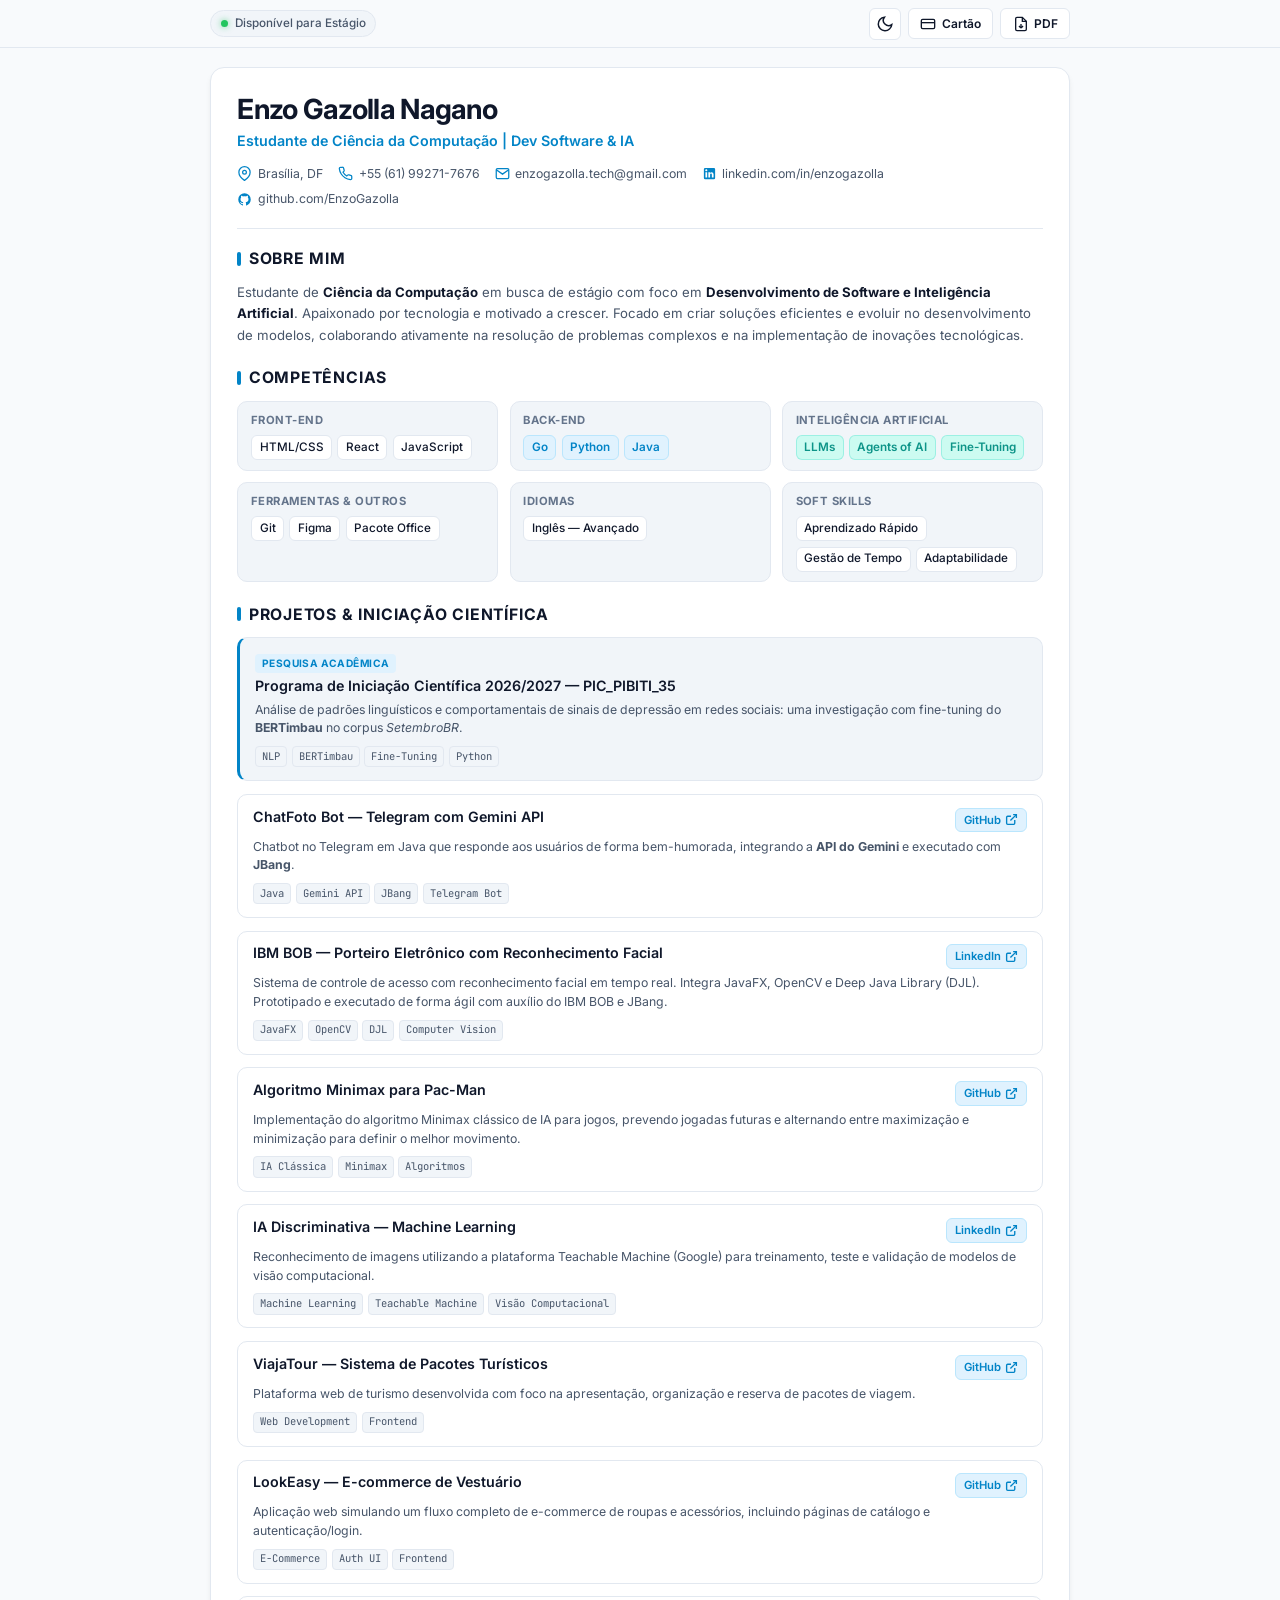
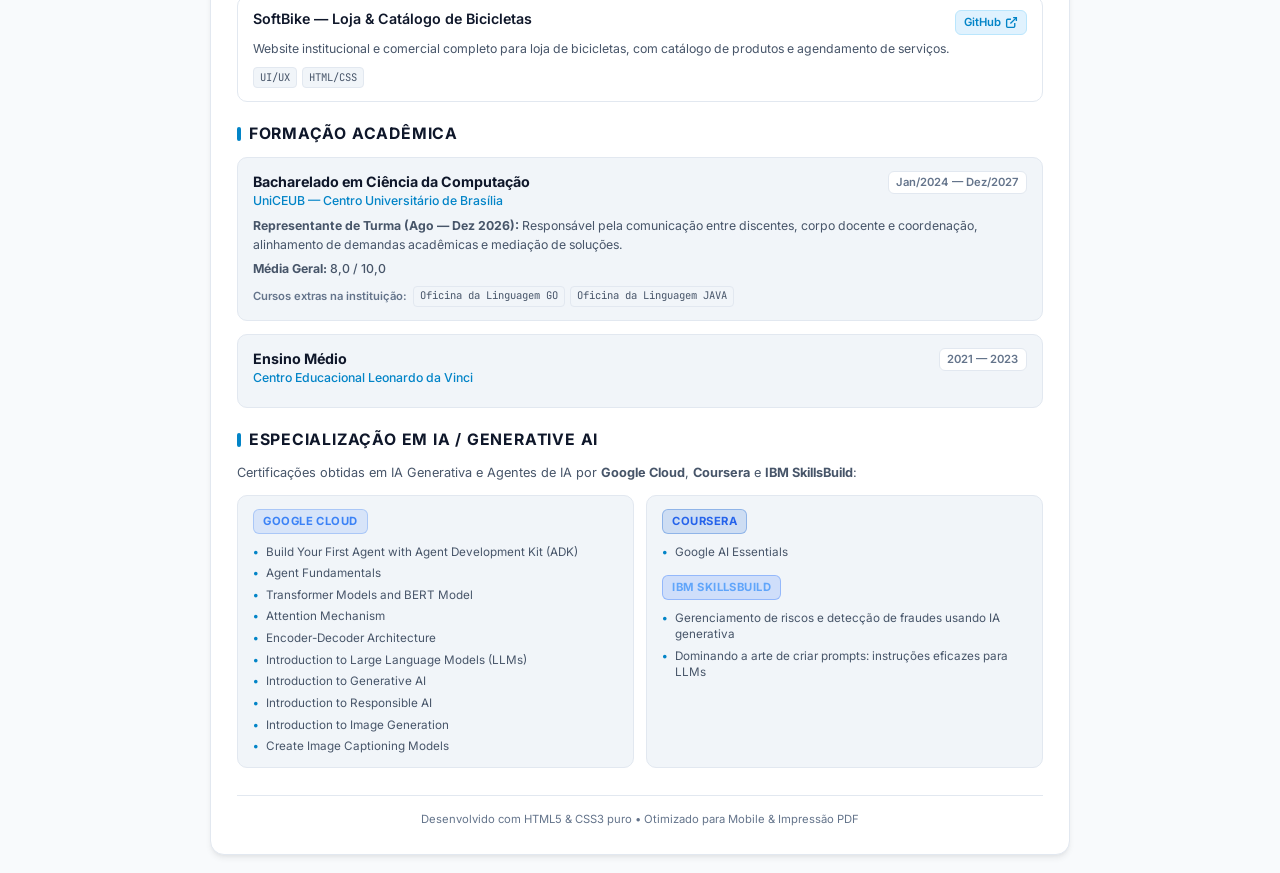
<file: index.html>
<!DOCTYPE html>
<html lang="pt-BR">
<head>
  <meta charset="UTF-8">
  <meta name="viewport" content="width=device-width, initial-scale=1.0">
  <title>Currículo | Enzo Gazolla Nagano</title>
  <meta name="description" content="Currículo de Enzo Gazolla Nagano - Estudante de Ciência da Computação, Desenvolvimento de Software e Inteligência Artificial.">
  
  <!-- Fontes do Google -->
  <link rel="preconnect" href="https://fonts.googleapis.com">
  <link rel="preconnect" href="https://fonts.gstatic.com" crossorigin>
  <link href="https://fonts.googleapis.com/css2?family=Inter:wght@400;500;600;700&family=JetBrains+Mono:wght@400;500&display=swap" rel="stylesheet">
  
  <!-- Estilos -->
  <link rel="stylesheet" href="style.css">
</head>
<body>

  <!-- Barra de Ações Rápidas (Mobile / Desktop) -->
  <nav class="action-bar no-print" aria-label="Ações rápidas">
    <div class="action-bar-inner">
      <span class="status-badge"><span class="dot"></span> Disponível para Estágio</span>
      <div class="action-buttons">
        <button id="theme-toggle" class="btn btn-icon" aria-label="Alternar Tema" title="Alternar tema claro/escuro">
          <svg class="sun-icon" viewBox="0 0 24 24" width="18" height="18" fill="none" stroke="currentColor" stroke-width="2"><circle cx="12" cy="12" r="5"/><path d="M12 1v2M12 21v2M4.22 4.22l1.42 1.42M18.36 18.36l1.42 1.42M1 12h2M21 12h2M4.22 19.78l1.42-1.42M18.36 5.64l1.42-1.42"/></svg>
          <svg class="moon-icon" viewBox="0 0 24 24" width="18" height="18" fill="none" stroke="currentColor" stroke-width="2"><path d="M21 12.79A9 9 0 1 1 11.21 3 7 7 0 0 0 21 12.79z"/></svg>
        </button>
        <a href="./cartao-de-visita.html" class="btn btn-outline" title="Ver Cartão de Visita com QR Code">
          <svg viewBox="0 0 24 24" width="16" height="16" fill="none" stroke="currentColor" stroke-width="2"><rect x="2" y="5" width="20" height="14" rx="2"/><line x1="2" y1="10" x2="22" y2="10"/></svg>
          <span>Cartão</span>
        </a>
        <a href="./Currículo - EnzoGazollaNagano.pdf" target="_blank" rel="noopener noreferrer" class="btn btn-outline" title="Visualizar / Baixar Currículo em PDF">
          <svg viewBox="0 0 24 24" width="16" height="16" fill="none" stroke="currentColor" stroke-width="2"><path d="M14 2H6a2 2 0 0 0-2 2v16a2 2 0 0 0 2 2h12a2 2 0 0 0 2-2V8z"/><polyline points="14 2 14 8 20 8"/><line x1="12" y1="18" x2="12" y2="12"/><line x1="9" y1="15" x2="12" y2="18"/><line x1="15" y1="15" x2="12" y2="18"/></svg>
          <span>PDF</span>
        </a>
      </div>
    </div>
  </nav>

  <!-- Container Principal do Currículo -->
  <main class="resume-container">
    
    <!-- Cabeçalho / Informações Pessoais -->
    <header class="header">
      <div class="header-main">
        <h1 class="name">Enzo Gazolla Nagano</h1>
        <p class="role-badge">Estudante de Ciência da Computação | Dev Software &amp; IA</p>
      </div>

      <!-- Links de Contato Rápidos -->
      <ul class="contact-list" aria-label="Contatos e Links">
        <li class="contact-item">
          <svg viewBox="0 0 24 24" width="15" height="15" fill="none" stroke="currentColor" stroke-width="2"><path d="M21 10c0 7-9 13-9 13s-9-6-9-13a9 9 0 0 1 18 0z"/><circle cx="12" cy="10" r="3"/></svg>
          <span>Brasília, DF</span>
        </li>
        <li class="contact-item">
          <a href="tel:+5561992717676" title="Ligar para Enzo">
            <svg viewBox="0 0 24 24" width="15" height="15" fill="none" stroke="currentColor" stroke-width="2"><path d="M22 16.92v3a2 2 0 0 1-2.18 2 19.79 19.79 0 0 1-8.63-3.07 19.5 19.5 0 0 1-6-6 19.79 19.79 0 0 1-3.07-8.67A2 2 0 0 1 4.11 2h3a2 2 0 0 1 2 1.72 12.84 12.84 0 0 0 .7 2.81 2 2 0 0 1-.45 2.11L8.09 9.91a16 16 0 0 0 6 6l1.27-1.27a2 2 0 0 1 2.11-.45 12.84 12.84 0 0 0 2.81.7A2 2 0 0 1 22 16.92z"/></svg>
            <span>+55 (61) 99271-7676</span>
          </a>
        </li>
        <li class="contact-item">
          <a href="mailto:enzogazolla.tech@gmail.com" title="Enviar e-mail">
            <svg viewBox="0 0 24 24" width="15" height="15" fill="none" stroke="currentColor" stroke-width="2"><path d="M4 4h16c1.1 0 2 .9 2 2v12c0 1.1-.9 2-2 2H4c-1.1 0-2-.9-2-2V6c0-1.1.9-2 2-2z"/><polyline points="22,6 12,13 2,6"/></svg>
            <span>enzogazolla.tech@gmail.com</span>
          </a>
        </li>
        <li class="contact-item">
          <a href="https://www.linkedin.com/in/enzogazolla" target="_blank" rel="noopener noreferrer" title="LinkedIn de Enzo Gazolla">
            <svg viewBox="0 0 24 24" width="15" height="15" fill="currentColor"><path d="M19 3a2 2 0 0 1 2 2v14a2 2 0 0 1-2 2H5a2 2 0 0 1-2-2V5a2 2 0 0 1 2-2h14m-.5 15.5v-5.3a3.26 3.26 0 0 0-3.26-3.26c-.85 0-1.84.52-2.28 1.3v-1.11h-2.79v8.37h2.79v-4.93c0-.77.62-1.4 1.39-1.4a1.4 1.4 0 0 1 1.4 1.4v4.93h2.75M6.88 8.56a1.68 1.68 0 0 0 1.68-1.68c0-.93-.75-1.69-1.68-1.69a1.69 1.69 0 0 0-1.69 1.69c0 .93.76 1.68 1.69 1.68m1.39 9.94v-8.37H5.5v8.37h2.77z"/></svg>
            <span>linkedin.com/in/enzogazolla</span>
          </a>
        </li>
        <li class="contact-item">
          <a href="https://github.com/EnzoGazolla" target="_blank" rel="noopener noreferrer" title="GitHub de Enzo Gazolla">
            <svg viewBox="0 0 24 24" width="15" height="15" fill="currentColor"><path d="M12 2A10 10 0 0 0 2 12c0 4.42 2.87 8.17 6.84 9.5.5.08.66-.23.66-.5v-1.69c-2.77.6-3.36-1.34-3.36-1.34-.46-1.16-1.11-1.47-1.11-1.47-.91-.62.07-.6.07-.6 1 .07 1.53 1.03 1.53 1.03.87 1.52 2.34 1.07 2.91.83.1-.65.35-1.09.63-1.34-2.22-.25-4.55-1.11-4.55-4.92 0-1.11.38-2 1.03-2.71-.1-.25-.45-1.29.1-2.64 0 0 .84-.27 2.75 1.02.79-.22 1.65-.33 2.5-.33.85 0 1.71.11 2.5.33 1.91-1.29 2.75-1.02 2.75-1.02.55 1.35.2 2.39.1 2.64.65.71 1.03 1.6 1.03 2.71 0 3.82-2.34 4.66-4.57 4.91.36.31.69.92.69 1.85V21c0 .27.16.59.67.5C19.14 20.16 22 16.42 22 12A10 10 0 0 0 12 2z"/></svg>
            <span>github.com/EnzoGazolla</span>
          </a>
        </li>
      </ul>
    </header>

    <!-- Resumo Profissional -->
    <section class="section" aria-labelledby="sec-resumo">
      <h2 id="sec-resumo" class="section-title">
        <span class="title-bar"></span> Sobre Mim
      </h2>
      <p class="summary-text">
        Estudante de <strong>Ciência da Computação</strong> em busca de estágio com foco em <strong>Desenvolvimento de Software e Inteligência Artificial</strong>. Apaixonado por tecnologia e motivado a crescer. Focado em criar soluções eficientes e evoluir no desenvolvimento de modelos, colaborando ativamente na resolução de problemas complexos e na implementação de inovações tecnológicas.
      </p>
    </section>

    <!-- Competências / Skills -->
    <section class="section" aria-labelledby="sec-skills">
      <h2 id="sec-skills" class="section-title">
        <span class="title-bar"></span> Competências
      </h2>
      
      <div class="skills-grid">
        <div class="skill-group">
          <span class="skill-category">Front-End</span>
          <div class="chips">
            <span class="chip">HTML/CSS</span>
            <span class="chip">React</span>
            <span class="chip">JavaScript</span>
          </div>
        </div>

        <div class="skill-group">
          <span class="skill-category">Back-End</span>
          <div class="chips">
            <span class="chip chip-highlight">Go</span>
            <span class="chip chip-highlight">Python</span>
            <span class="chip chip-highlight">Java</span>
          </div>
        </div>

        <div class="skill-group">
          <span class="skill-category">Inteligência Artificial</span>
          <div class="chips">
            <span class="chip chip-ai">LLMs</span>
            <span class="chip chip-ai">Agents of AI</span>
            <span class="chip chip-ai">Fine-Tuning</span>
          </div>
        </div>

        <div class="skill-group">
          <span class="skill-category">Ferramentas &amp; Outros</span>
          <div class="chips">
            <span class="chip">Git</span>
            <span class="chip">Figma</span>
            <span class="chip">Pacote Office</span>
          </div>
        </div>

        <div class="skill-group">
          <span class="skill-category">Idiomas</span>
          <div class="chips">
            <span class="chip">Inglês — Avançado</span>
          </div>
        </div>

        <div class="skill-group">
          <span class="skill-category">Soft Skills</span>
          <div class="chips">
            <span class="chip">Aprendizado Rápido</span>
            <span class="chip">Gestão de Tempo</span>
            <span class="chip">Adaptabilidade</span>
          </div>
        </div>
      </div>
    </section>

    <!-- Projetos -->
    <section class="section" aria-labelledby="sec-projetos">
      <h2 id="sec-projetos" class="section-title">
        <span class="title-bar"></span> Projetos &amp; Iniciação Científica
      </h2>

      <div class="projects-list">
        
        <!-- Projeto Destaque: Iniciação Científica -->
        <article class="project-card highlight-card">
          <div class="project-header">
            <div>
              <span class="project-tag">Pesquisa Acadêmica</span>
              <h3 class="project-title">Programa de Iniciação Científica 2026/2027 — PIC_PIBITI_35</h3>
            </div>
          </div>
          <p class="project-desc">
            Análise de padrões linguísticos e comportamentais de sinais de depressão em redes sociais: uma investigação com fine-tuning do <strong>BERTimbau</strong> no corpus <em>SetembroBR</em>.
          </p>
          <div class="project-techs">
            <span class="mini-tag">NLP</span>
            <span class="mini-tag">BERTimbau</span>
            <span class="mini-tag">Fine-Tuning</span>
            <span class="mini-tag">Python</span>
          </div>
        </article>

        <!-- ChatFoto Bot -->
        <article class="project-card">
          <div class="project-header">
            <div>
              <h3 class="project-title">ChatFoto Bot — Telegram com Gemini API</h3>
            </div>
            <a href="https://github.com/EnzoGazolla/ChatFoto" target="_blank" rel="noopener noreferrer" class="project-link" aria-label="Ver ChatFoto no GitHub">
              <span>GitHub</span>
              <svg viewBox="0 0 24 24" width="13" height="13" fill="none" stroke="currentColor" stroke-width="2.5"><path d="M18 13v6a2 2 0 0 1-2 2H5a2 2 0 0 1-2-2V8a2 2 0 0 1 2-2h6"/><polyline points="15 3 21 3 21 9"/><line x1="10" y1="14" x2="21" y2="3"/></svg>
            </a>
          </div>
          <p class="project-desc">
            Chatbot no Telegram em Java que responde aos usuários de forma bem-humorada, integrando a <strong>API do Gemini</strong> e executado com <strong>JBang</strong>.
          </p>
          <div class="project-techs">
            <span class="mini-tag">Java</span>
            <span class="mini-tag">Gemini API</span>
            <span class="mini-tag">JBang</span>
            <span class="mini-tag">Telegram Bot</span>
          </div>
        </article>

        <!-- IBM BOB -->
        <article class="project-card">
          <div class="project-header">
            <div>
              <h3 class="project-title">IBM BOB — Porteiro Eletrônico com Reconhecimento Facial</h3>
            </div>
            <a href="https://www.linkedin.com/feed/update/urn:li:activity:7481049067029118977/" target="_blank" rel="noopener noreferrer" class="project-link" aria-label="Ver demonstração no LinkedIn">
              <span>LinkedIn</span>
              <svg viewBox="0 0 24 24" width="13" height="13" fill="none" stroke="currentColor" stroke-width="2.5"><path d="M18 13v6a2 2 0 0 1-2 2H5a2 2 0 0 1-2-2V8a2 2 0 0 1 2-2h6"/><polyline points="15 3 21 3 21 9"/><line x1="10" y1="14" x2="21" y2="3"/></svg>
            </a>
          </div>
          <p class="project-desc">
            Sistema de controle de acesso com reconhecimento facial em tempo real. Integra JavaFX, OpenCV e Deep Java Library (DJL). Prototipado e executado de forma ágil com auxílio do IBM BOB e JBang.
          </p>
          <div class="project-techs">
            <span class="mini-tag">JavaFX</span>
            <span class="mini-tag">OpenCV</span>
            <span class="mini-tag">DJL</span>
            <span class="mini-tag">Computer Vision</span>
          </div>
        </article>

        <!-- Minimax Pac-Man -->
        <article class="project-card">
          <div class="project-header">
            <div>
              <h3 class="project-title">Algoritmo Minimax para Pac-Man</h3>
            </div>
            <a href="https://github.com/EnzoGazolla/PacMan" target="_blank" rel="noopener noreferrer" class="project-link" aria-label="Ver Pac-Man no GitHub">
              <span>GitHub</span>
              <svg viewBox="0 0 24 24" width="13" height="13" fill="none" stroke="currentColor" stroke-width="2.5"><path d="M18 13v6a2 2 0 0 1-2 2H5a2 2 0 0 1-2-2V8a2 2 0 0 1 2-2h6"/><polyline points="15 3 21 3 21 9"/><line x1="10" y1="14" x2="21" y2="3"/></svg>
            </a>
          </div>
          <p class="project-desc">
            Implementação do algoritmo Minimax clássico de IA para jogos, prevendo jogadas futuras e alternando entre maximização e minimização para definir o melhor movimento.
          </p>
          <div class="project-techs">
            <span class="mini-tag">IA Clássica</span>
            <span class="mini-tag">Minimax</span>
            <span class="mini-tag">Algoritmos</span>
          </div>
        </article>

        <!-- IA Discriminativa -->
        <article class="project-card">
          <div class="project-header">
            <div>
              <h3 class="project-title">IA Discriminativa — Machine Learning</h3>
            </div>
            <a href="https://www.linkedin.com/feed/update/urn:li:activity:7485376964418129920/" target="_blank" rel="noopener noreferrer" class="project-link" aria-label="Ver IA Discriminativa no LinkedIn">
              <span>LinkedIn</span>
              <svg viewBox="0 0 24 24" width="13" height="13" fill="none" stroke="currentColor" stroke-width="2.5"><path d="M18 13v6a2 2 0 0 1-2 2H5a2 2 0 0 1-2-2V8a2 2 0 0 1 2-2h6"/><polyline points="15 3 21 3 21 9"/><line x1="10" y1="14" x2="21" y2="3"/></svg>
            </a>
          </div>
          <p class="project-desc">
            Reconhecimento de imagens utilizando a plataforma Teachable Machine (Google) para treinamento, teste e validação de modelos de visão computacional.
          </p>
          <div class="project-techs">
            <span class="mini-tag">Machine Learning</span>
            <span class="mini-tag">Teachable Machine</span>
            <span class="mini-tag">Visão Computacional</span>
          </div>
        </article>

        <!-- ViajaTour -->
        <article class="project-card">
          <div class="project-header">
            <div>
              <h3 class="project-title">ViajaTour — Sistema de Pacotes Turísticos</h3>
            </div>
            <a href="https://github.com/EnzoGazolla/viajaTour" target="_blank" rel="noopener noreferrer" class="project-link" aria-label="Ver ViajaTour no GitHub">
              <span>GitHub</span>
              <svg viewBox="0 0 24 24" width="13" height="13" fill="none" stroke="currentColor" stroke-width="2.5"><path d="M18 13v6a2 2 0 0 1-2 2H5a2 2 0 0 1-2-2V8a2 2 0 0 1 2-2h6"/><polyline points="15 3 21 3 21 9"/><line x1="10" y1="14" x2="21" y2="3"/></svg>
            </a>
          </div>
          <p class="project-desc">
            Plataforma web de turismo desenvolvida com foco na apresentação, organização e reserva de pacotes de viagem.
          </p>
          <div class="project-techs">
            <span class="mini-tag">Web Development</span>
            <span class="mini-tag">Frontend</span>
          </div>
        </article>

        <!-- LookEasy -->
        <article class="project-card">
          <div class="project-header">
            <div>
              <h3 class="project-title">LookEasy — E-commerce de Vestuário</h3>
            </div>
            <a href="https://github.com/EnzoGazolla/ProjetoLookEasy" target="_blank" rel="noopener noreferrer" class="project-link" aria-label="Ver LookEasy no GitHub">
              <span>GitHub</span>
              <svg viewBox="0 0 24 24" width="13" height="13" fill="none" stroke="currentColor" stroke-width="2.5"><path d="M18 13v6a2 2 0 0 1-2 2H5a2 2 0 0 1-2-2V8a2 2 0 0 1 2-2h6"/><polyline points="15 3 21 3 21 9"/><line x1="10" y1="14" x2="21" y2="3"/></svg>
            </a>
          </div>
          <p class="project-desc">
            Aplicação web simulando um fluxo completo de e-commerce de roupas e acessórios, incluindo páginas de catálogo e autenticação/login.
          </p>
          <div class="project-techs">
            <span class="mini-tag">E-Commerce</span>
            <span class="mini-tag">Auth UI</span>
            <span class="mini-tag">Frontend</span>
          </div>
        </article>

        <!-- SoftBike -->
        <article class="project-card">
          <div class="project-header">
            <div>
              <h3 class="project-title">SoftBike — Loja &amp; Catálogo de Bicicletas</h3>
            </div>
            <a href="https://github.com/EnzoGazolla/SoftBike" target="_blank" rel="noopener noreferrer" class="project-link" aria-label="Ver SoftBike no GitHub">
              <span>GitHub</span>
              <svg viewBox="0 0 24 24" width="13" height="13" fill="none" stroke="currentColor" stroke-width="2.5"><path d="M18 13v6a2 2 0 0 1-2 2H5a2 2 0 0 1-2-2V8a2 2 0 0 1 2-2h6"/><polyline points="15 3 21 3 21 9"/><line x1="10" y1="14" x2="21" y2="3"/></svg>
            </a>
          </div>
          <p class="project-desc">
            Website institucional e comercial completo para loja de bicicletas, com catálogo de produtos e agendamento de serviços.
          </p>
          <div class="project-techs">
            <span class="mini-tag">UI/UX</span>
            <span class="mini-tag">HTML/CSS</span>
          </div>
        </article>

      </div>
    </section>

    <!-- Educação e Formação -->
    <section class="section" aria-labelledby="sec-educacao">
      <h2 id="sec-educacao" class="section-title">
        <span class="title-bar"></span> Formação Acadêmica
      </h2>

      <div class="timeline">
        <div class="timeline-item">
          <div class="timeline-header">
            <div>
              <h3 class="timeline-role">Bacharelado em Ciência da Computação</h3>
              <p class="timeline-place">UniCEUB — Centro Universitário de Brasília</p>
            </div>
            <span class="timeline-period">Jan/2024 — Dez/2027</span>
          </div>
          <div class="timeline-content">
            <p><strong>Representante de Turma (Ago — Dez 2026):</strong> Responsável pela comunicação entre discentes, corpo docente e coordenação, alinhamento de demandas acadêmicas e mediação de soluções.</p>
            <p class="meta-info"><strong>Média Geral:</strong> 8,0 / 10,0</p>
            <div class="extra-courses">
              <span class="extra-label">Cursos extras na instituição:</span>
              <span class="mini-tag">Oficina da Linguagem GO</span>
              <span class="mini-tag">Oficina da Linguagem JAVA</span>
            </div>
          </div>
        </div>

        <div class="timeline-item">
          <div class="timeline-header">
            <div>
              <h3 class="timeline-role">Ensino Médio</h3>
              <p class="timeline-place">Centro Educacional Leonardo da Vinci</p>
            </div>
            <span class="timeline-period">2021 — 2023</span>
          </div>
        </div>
      </div>
    </section>

    <!-- Especialização & Certificações em IA -->
    <section class="section" aria-labelledby="sec-certificacoes">
      <h2 id="sec-certificacoes" class="section-title">
        <span class="title-bar"></span> Especialização em IA / Generative AI
      </h2>
      <p class="section-subtitle">
        Certificações obtidas em IA Generativa e Agentes de IA por <strong>Google Cloud</strong>, <strong>Coursera</strong> e <strong>IBM SkillsBuild</strong>:
      </p>

      <div class="cert-grid">
        <div class="cert-card">
          <span class="cert-badge google">Google Cloud</span>
          <ul class="cert-list">
            <li>Build Your First Agent with Agent Development Kit (ADK)</li>
            <li>Agent Fundamentals</li>
            <li>Transformer Models and BERT Model</li>
            <li>Attention Mechanism</li>
            <li>Encoder-Decoder Architecture</li>
            <li>Introduction to Large Language Models (LLMs)</li>
            <li>Introduction to Generative AI</li>
            <li>Introduction to Responsible AI</li>
            <li>Introduction to Image Generation</li>
            <li>Create Image Captioning Models</li>
          </ul>
        </div>

        <div class="cert-card">
          <span class="cert-badge coursera">Coursera</span>
          <ul class="cert-list">
            <li>Google AI Essentials</li>
          </ul>
          
          <span class="cert-badge ibm" style="margin-top: 1rem;">IBM SkillsBuild</span>
          <ul class="cert-list">
            <li>Gerenciamento de riscos e detecção de fraudes usando IA generativa</li>
            <li>Dominando a arte de criar prompts: instruções eficazes para LLMs</li>
          </ul>
        </div>
      </div>
    </section>

    <!-- Rodapé Discreto -->
    <footer class="footer no-print">
      <p>Desenvolvido com HTML5 &amp; CSS3 puro • Otimizado para Mobile &amp; Impressão PDF</p>
    </footer>

  </main>

  <!-- Script para alternância de tema Claro/Escuro -->
  <script>
    const themeToggleBtn = document.getElementById('theme-toggle');
    const prefersDarkScheme = window.matchMedia('(prefers-color-scheme: dark)');
    
    // Verificar preferência salva no LocalStorage ou sistema
    const currentTheme = localStorage.getItem('theme') || (prefersDarkScheme.matches ? 'dark' : 'light');
    document.documentElement.setAttribute('data-theme', currentTheme);

    themeToggleBtn.addEventListener('click', () => {
      let theme = document.documentElement.getAttribute('data-theme');
      let newTheme = theme === 'dark' ? 'light' : 'dark';
      document.documentElement.setAttribute('data-theme', newTheme);
      localStorage.setItem('theme', newTheme);
    });
  </script>
</body>
</html>
</file>
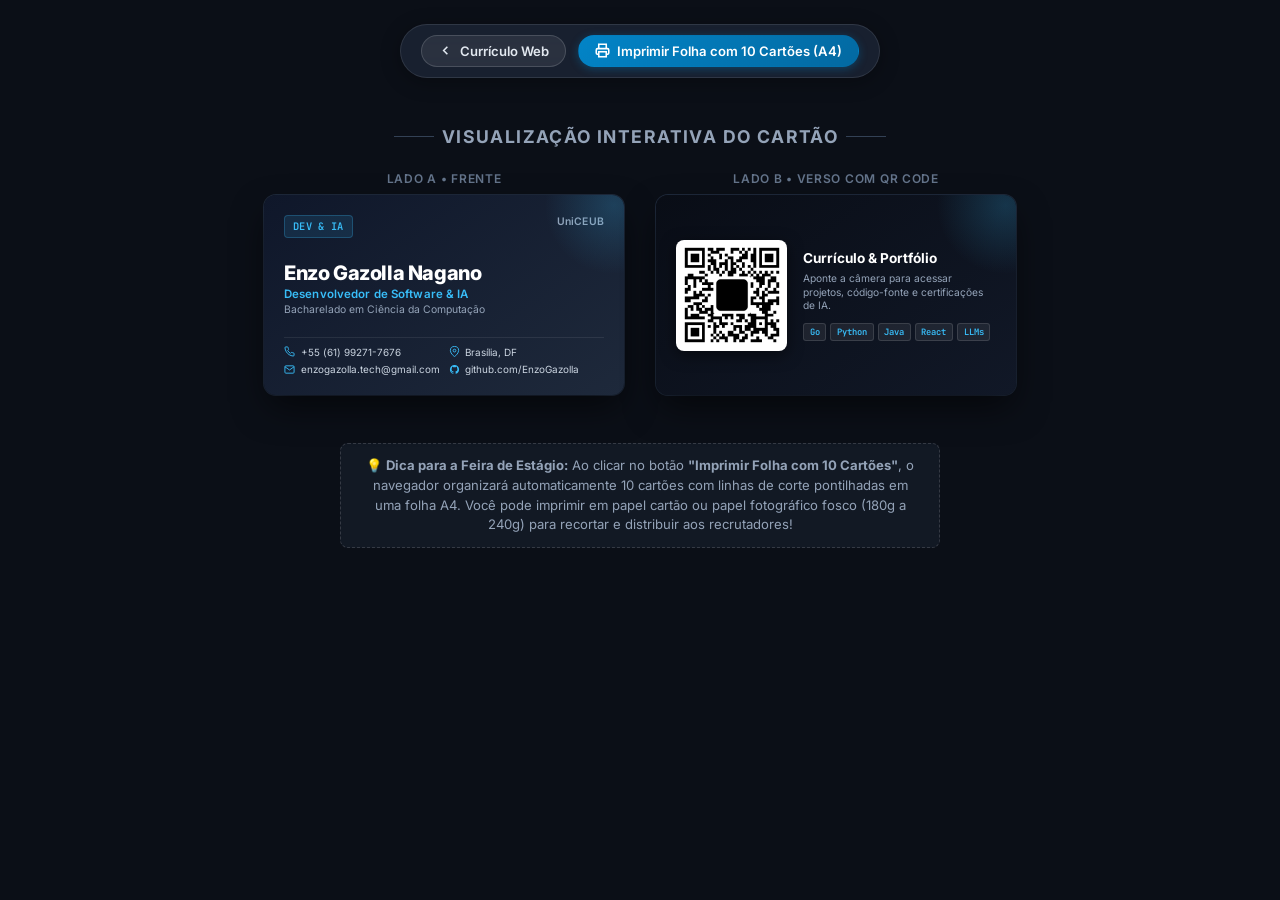
<file: cartao-de-visita.html>
<!DOCTYPE html>
<html lang="pt-BR">
<head>
  <meta charset="UTF-8">
  <meta name="viewport" content="width=device-width, initial-scale=1.0">
  <title>Cartão de Visita | Enzo Gazolla Nagano</title>
  <meta name="description" content="Cartão de Visita profissional para Feira de Estágio - Enzo Gazolla Nagano (Ciência da Computação / Dev Software & IA)">

  <!-- Google Fonts -->
  <link rel="preconnect" href="https://fonts.googleapis.com">
  <link rel="preconnect" href="https://fonts.gstatic.com" crossorigin>
  <link href="https://fonts.googleapis.com/css2?family=Inter:wght@400;500;600;700;800&family=JetBrains+Mono:wght@500;600&display=swap" rel="stylesheet">

  <style>
    /* ==========================================================================
       Design do Cartão de Visita - Enzo Gazolla Nagano
       Tamanho Padrão: 90mm x 50mm (Proporção 1.8:1)
       ========================================================================== */
    :root {
      --bg-page: #0b0f17;
      --card-bg-front: #0f172a;
      --card-bg-back: #0a0e17;
      --card-border: #1e293b;
      --text-primary: #f8fafc;
      --text-secondary: #94a3b8;
      --accent: #38bdf8;
      --accent-glow: rgba(56, 189, 248, 0.2);
      --accent-alt: #2dd4bf;
      --font-sans: 'Inter', -apple-system, BlinkMacSystemFont, sans-serif;
      --font-mono: 'JetBrains Mono', monospace;
    }

    * {
      margin: 0;
      padding: 0;
      box-sizing: border-box;
    }

    body {
      font-family: var(--font-sans);
      background-color: var(--bg-page);
      color: var(--text-primary);
      min-height: 100vh;
      display: flex;
      flex-direction: column;
      align-items: center;
      padding: 1.5rem 1rem 3rem;
    }

    /* --------------------------------------------------------------------------
       Barra de Controles do Topo (Não impressa)
       -------------------------------------------------------------------------- */
    .controls {
      display: flex;
      flex-wrap: wrap;
      justify-content: center;
      align-items: center;
      gap: 0.75rem;
      margin-bottom: 2rem;
      background: rgba(30, 41, 59, 0.7);
      backdrop-filter: blur(12px);
      -webkit-backdrop-filter: blur(12px);
      padding: 0.6rem 1.25rem;
      border-radius: 999px;
      border: 1px solid rgba(255, 255, 255, 0.1);
      box-shadow: 0 4px 20px rgba(0, 0, 0, 0.3);
      position: sticky;
      top: 1rem;
      z-index: 100;
    }

    .btn {
      display: inline-flex;
      align-items: center;
      gap: 0.45rem;
      font-family: var(--font-sans);
      font-size: 0.82rem;
      font-weight: 600;
      padding: 0.45rem 1rem;
      border-radius: 999px;
      cursor: pointer;
      text-decoration: none;
      transition: all 0.2s ease;
      border: 1px solid transparent;
    }

    .btn-primary {
      background: linear-gradient(135deg, #0284c7, #0369a1);
      color: #ffffff;
      box-shadow: 0 2px 8px rgba(2, 132, 199, 0.35);
    }
    .btn-primary:hover {
      background: linear-gradient(135deg, #0369a1, #075985);
      transform: translateY(-1px);
    }

    .btn-secondary {
      background: rgba(255, 255, 255, 0.08);
      color: #e2e8f0;
      border-color: rgba(255, 255, 255, 0.15);
    }
    .btn-secondary:hover {
      background: rgba(255, 255, 255, 0.15);
      color: #ffffff;
    }

    .section-title {
      font-size: 1.1rem;
      font-weight: 700;
      color: #94a3b8;
      text-transform: uppercase;
      letter-spacing: 0.08em;
      margin: 1rem 0 1.5rem;
      display: flex;
      align-items: center;
      gap: 0.5rem;
    }
    .section-title::before, .section-title::after {
      content: "";
      height: 1px;
      width: 40px;
      background: #334155;
    }

    /* --------------------------------------------------------------------------
       Preview Interativo dos Cartões (Frente & Verso)
       Dimensões: 90mm x 50mm (~340px x 189px em tela normal)
       -------------------------------------------------------------------------- */
    .cards-preview-container {
      display: flex;
      flex-wrap: wrap;
      justify-content: center;
      gap: 2rem;
      margin-bottom: 3rem;
    }

    .card-wrapper {
      display: flex;
      flex-direction: column;
      align-items: center;
      gap: 0.6rem;
    }

    .card-label {
      font-size: 0.75rem;
      font-weight: 600;
      text-transform: uppercase;
      letter-spacing: 0.06em;
      color: #64748b;
    }

    /* Cartão Base */
    .business-card {
      width: 360px;
      height: 200px;
      border-radius: 12px;
      padding: 1.25rem;
      position: relative;
      overflow: hidden;
      box-shadow: 0 15px 35px -5px rgba(0, 0, 0, 0.6), 0 0 0 1px var(--card-border);
      display: flex;
      flex-direction: column;
      justify-content: space-between;
      transition: transform 0.25s ease, box-shadow 0.25s ease;
      background-clip: padding-box;
    }

    .business-card:hover {
      transform: translateY(-4px);
      box-shadow: 0 20px 40px -5px rgba(0, 0, 0, 0.8), 0 0 0 1px var(--accent);
    }

    /* Detalhe de iluminação sutil no fundo */
    .business-card::before {
      content: "";
      position: absolute;
      top: -60px;
      right: -60px;
      width: 140px;
      height: 140px;
      background: radial-gradient(circle, var(--accent-glow) 0%, transparent 70%);
      pointer-events: none;
    }

    /* --------------------------------------------------------------------------
       FRENTE DO CARTÃO
       -------------------------------------------------------------------------- */
    .card-front {
      background: linear-gradient(145deg, #0f172a 0%, #1e293b 100%);
    }

    .card-front .top-brand {
      display: flex;
      justify-content: space-between;
      align-items: flex-start;
    }

    .brand-badge {
      font-size: 0.65rem;
      font-family: var(--font-mono);
      font-weight: 600;
      color: var(--accent);
      background: rgba(56, 189, 248, 0.12);
      border: 1px solid rgba(56, 189, 248, 0.25);
      padding: 0.2rem 0.5rem;
      border-radius: 4px;
      letter-spacing: 0.03em;
    }

    .institution-tag {
      font-size: 0.65rem;
      font-weight: 600;
      color: #94a3b8;
      letter-spacing: 0.02em;
    }

    .name-block {
      margin-top: 0.25rem;
    }

    .card-name {
      font-size: 1.25rem;
      font-weight: 800;
      letter-spacing: -0.02em;
      color: #ffffff;
      line-height: 1.15;
    }

    .card-title {
      font-size: 0.72rem;
      font-weight: 600;
      color: var(--accent);
      margin-top: 0.15rem;
      letter-spacing: 0.01em;
    }

    .card-subtitle {
      font-size: 0.65rem;
      color: #94a3b8;
      margin-top: 0.1rem;
    }

    /* Linha de Contatos */
    .contact-grid {
      display: grid;
      grid-template-columns: 1fr 1fr;
      gap: 0.35rem 0.6rem;
      padding-top: 0.5rem;
      border-top: 1px solid rgba(255, 255, 255, 0.08);
    }

    .contact-cell {
      display: flex;
      align-items: center;
      gap: 0.35rem;
      font-size: 0.62rem;
      color: #cbd5e1;
      white-space: nowrap;
      overflow: hidden;
      text-overflow: ellipsis;
    }

    .contact-cell svg {
      width: 11px;
      height: 11px;
      color: var(--accent);
      flex-shrink: 0;
    }

    /* --------------------------------------------------------------------------
       VERSO DO CARTÃO (Com QR Code)
       -------------------------------------------------------------------------- */
    .card-back {
      background: linear-gradient(145deg, #090d16 0%, #111827 100%);
      display: flex;
      flex-direction: row;
      align-items: center;
      justify-content: space-between;
      padding: 1.1rem 1.25rem;
      gap: 1rem;
    }

    .qr-container {
      background: #ffffff;
      padding: 0.35rem;
      border-radius: 8px;
      display: flex;
      align-items: center;
      justify-content: center;
      box-shadow: 0 4px 15px rgba(0, 0, 0, 0.5);
      flex-shrink: 0;
    }

    .qr-image {
      width: 100px;
      height: 100px;
      display: block;
      object-fit: contain;
    }

    .back-info {
      display: flex;
      flex-direction: column;
      justify-content: center;
      gap: 0.35rem;
    }

    .scan-headline {
      font-size: 0.85rem;
      font-weight: 700;
      color: #ffffff;
      line-height: 1.2;
    }

    .scan-subtext {
      font-size: 0.64rem;
      color: #94a3b8;
      line-height: 1.35;
    }

    .tech-pills {
      display: flex;
      flex-wrap: wrap;
      gap: 0.25rem;
      margin-top: 0.25rem;
    }

    .tech-pill {
      font-size: 0.55rem;
      font-family: var(--font-mono);
      font-weight: 600;
      background: rgba(255, 255, 255, 0.07);
      border: 1px solid rgba(255, 255, 255, 0.12);
      color: #38bdf8;
      padding: 0.12rem 0.35rem;
      border-radius: 3px;
    }

    /* --------------------------------------------------------------------------
       Folha de Impressão A4 (Oculta na visualização de tela, ativa em @media print)
       -------------------------------------------------------------------------- */
    .sheet-preview-notice {
      text-align: center;
      max-width: 600px;
      color: #94a3b8;
      font-size: 0.82rem;
      line-height: 1.5;
      margin-bottom: 2rem;
      background: rgba(30, 41, 59, 0.4);
      padding: 0.75rem 1.25rem;
      border-radius: 8px;
      border: 1px dashed rgba(255, 255, 255, 0.15);
    }

    .print-sheet {
      display: none; /* Apenas no modo de impressão */
    }

    /* --------------------------------------------------------------------------
       Configuração de Impressão (@media print)
       Gera uma folha A4 com 8 a 10 cartões e marcas de corte
       -------------------------------------------------------------------------- */
    @media print {
      @page {
        size: A4 portrait;
        margin: 10mm 12mm;
      }

      body {
        background: #ffffff !important;
        color: #000000 !important;
        padding: 0 !important;
        margin: 0 !important;
      }

      .no-print, .controls, .section-title, .cards-preview-container, .sheet-preview-notice {
        display: none !important;
      }

      .print-sheet {
        display: grid !important;
        grid-template-columns: repeat(2, 90mm);
        grid-auto-rows: 50mm;
        gap: 4mm 6mm;
        justify-content: center;
        align-content: start;
        width: 100%;
        page-break-inside: avoid;
      }

      .printable-card {
        width: 90mm !important;
        height: 50mm !important;
        border-radius: 0 !important;
        box-shadow: none !important;
        border: 1px dashed #cbd5e1 !important; /* Linha de corte */
        padding: 4mm 5mm !important;
        page-break-inside: avoid;
        break-inside: avoid;
        -webkit-print-color-adjust: exact;
        print-color-adjust: exact;
      }

      .card-front {
        background: #0f172a !important;
        color: #ffffff !important;
      }

      .card-back {
        background: #0f172a !important;
        color: #ffffff !important;
        padding: 4mm 5mm !important;
      }

      .qr-container {
        padding: 1.5mm !important;
      }

      .qr-image {
        width: 25mm !important;
        height: 25mm !important;
      }
    }
  </style>
</head>
<body>

  <!-- Barra Superior de Controle e Ações -->
  <div class="controls no-print">
    <a href="index.html" class="btn btn-secondary" title="Voltar ao Currículo Completo">
      <svg width="15" height="15" viewBox="0 0 24 24" fill="none" stroke="currentColor" stroke-width="2.5"><polyline points="15 18 9 12 15 6"/></svg>
      <span>Currículo Web</span>
    </a>
    
    <button onclick="window.print()" class="btn btn-primary" title="Imprimir Cartões em Folha A4">
      <svg width="15" height="15" viewBox="0 0 24 24" fill="none" stroke="currentColor" stroke-width="2.5"><polyline points="6 9 6 2 18 2 18 9"/><path d="M6 18H4a2 2 0 0 1-2-2v-5a2 2 0 0 1 2-2h16a2 2 0 0 1 2 2v5a2 2 0 0 1-2 2h-2"/><rect x="6" y="14" width="12" height="8"/></svg>
      <span>Imprimir Folha com 10 Cartões (A4)</span>
    </button>
  </div>

  <h2 class="section-title no-print">Visualização Interativa do Cartão</h2>

  <!-- Pré-visualização Digital (Frente & Verso) -->
  <div class="cards-preview-container no-print">
    
    <!-- LADO A: FRENTE -->
    <div class="card-wrapper">
      <span class="card-label">Lado A • Frente</span>
      <div class="business-card card-front">
        <div class="top-brand">
          <span class="brand-badge">DEV &amp; IA</span>
          <span class="institution-tag">UniCEUB</span>
        </div>

        <div class="name-block">
          <h1 class="card-name">Enzo Gazolla Nagano</h1>
          <p class="card-title">Desenvolvedor de Software &amp; IA</p>
          <p class="card-subtitle">Bacharelado em Ciência da Computação</p>
        </div>

        <div class="contact-grid">
          <div class="contact-cell" title="Telefone / WhatsApp">
            <svg viewBox="0 0 24 24" fill="none" stroke="currentColor" stroke-width="2"><path d="M22 16.92v3a2 2 0 0 1-2.18 2 19.79 19.79 0 0 1-8.63-3.07 19.5 19.5 0 0 1-6-6 19.79 19.79 0 0 1-3.07-8.67A2 2 0 0 1 4.11 2h3a2 2 0 0 1 2 1.72 12.84 12.84 0 0 0 .7 2.81 2 2 0 0 1-.45 2.11L8.09 9.91a16 16 0 0 0 6 6l1.27-1.27a2 2 0 0 1 2.11-.45 12.84 12.84 0 0 0 2.81.7A2 2 0 0 1 22 16.92z"/></svg>
            <span>+55 (61) 99271-7676</span>
          </div>

          <div class="contact-cell" title="Localização">
            <svg viewBox="0 0 24 24" fill="none" stroke="currentColor" stroke-width="2"><path d="M21 10c0 7-9 13-9 13s-9-6-9-13a9 9 0 0 1 18 0z"/><circle cx="12" cy="10" r="3"/></svg>
            <span>Brasília, DF</span>
          </div>

          <div class="contact-cell" title="Email">
            <svg viewBox="0 0 24 24" fill="none" stroke="currentColor" stroke-width="2"><path d="M4 4h16c1.1 0 2 .9 2 2v12c0 1.1-.9 2-2 2H4c-1.1 0-2-.9-2-2V6c0-1.1.9-2 2-2z"/><polyline points="22,6 12,13 2,6"/></svg>
            <span>enzogazolla.tech@gmail.com</span>
          </div>

          <div class="contact-cell" title="GitHub">
            <svg viewBox="0 0 24 24" fill="currentColor"><path d="M12 2A10 10 0 0 0 2 12c0 4.42 2.87 8.17 6.84 9.5.5.08.66-.23.66-.5v-1.69c-2.77.6-3.36-1.34-3.36-1.34-.46-1.16-1.11-1.47-1.11-1.47-.91-.62.07-.6.07-.6 1 .07 1.53 1.03 1.53 1.03.87 1.52 2.34 1.07 2.91.83.1-.65.35-1.09.63-1.34-2.22-.25-4.55-1.11-4.55-4.92 0-1.11.38-2 1.03-2.71-.1-.25-.45-1.29.1-2.64 0 0 .84-.27 2.75 1.02.79-.22 1.65-.33 2.5-.33.85 0 1.71.11 2.5.33 1.91-1.29 2.75-1.02 2.75-1.02.55 1.35.2 2.39.1 2.64.65.71 1.03 1.6 1.03 2.71 0 3.82-2.34 4.66-4.57 4.91.36.31.69.92.69 1.85V21c0 .27.16.59.67.5C19.14 20.16 22 16.42 22 12A10 10 0 0 0 12 2z"/></svg>
            <span>github.com/EnzoGazolla</span>
          </div>
        </div>
      </div>
    </div>

    <!-- LADO B: VERSO (Com QR Code) -->
    <div class="card-wrapper">
      <span class="card-label">Lado B • Verso com QR Code</span>
      <div class="business-card card-back">
        <div class="qr-container">
          <img src="QRCODE.jpeg" alt="QR Code Currículo Enzo Gazolla" class="qr-image">
        </div>
        <div class="back-info">
          <h3 class="scan-headline">Currículo &amp; Portfólio</h3>
          <p class="scan-subtext">Aponte a câmera para acessar projetos, código-fonte e certificações de IA.</p>
          <div class="tech-pills">
            <span class="tech-pill">Go</span>
            <span class="tech-pill">Python</span>
            <span class="tech-pill">Java</span>
            <span class="tech-pill">React</span>
            <span class="tech-pill">LLMs</span>
          </div>
        </div>
      </div>
    </div>

  </div>

  <div class="sheet-preview-notice no-print">
    💡 <strong>Dica para a Feira de Estágio:</strong> Ao clicar no botão <strong>"Imprimir Folha com 10 Cartões"</strong>, o navegador organizará automaticamente 10 cartões com linhas de corte pontilhadas em uma folha A4. Você pode imprimir em papel cartão ou papel fotográfico fosco (180g a 240g) para recortar e distribuir aos recrutadores!
  </div>

  <!-- ------------------------------------------------------------------------
       Grade de Impressão A4 (10 Cartões: 5 Frentes + 5 Versos para folha única,
       ou você pode imprimir frente/verso)
       ------------------------------------------------------------------------ -->
  <div class="print-sheet">
    <!-- Par 1 -->
    <div class="business-card card-front printable-card">
      <div class="top-brand"><span class="brand-badge">DEV &amp; IA</span><span class="institution-tag">UniCEUB</span></div>
      <div class="name-block"><h1 class="card-name">Enzo Gazolla Nagano</h1><p class="card-title">Desenvolvedor de Software &amp; IA</p><p class="card-subtitle">Ciência da Computação</p></div>
      <div class="contact-grid">
        <div class="contact-cell"><span>📱 (61) 99271-7676</span></div>
        <div class="contact-cell"><span>📍 Brasília, DF</span></div>
        <div class="contact-cell"><span>✉️ enzogazolla.tech@gmail.com</span></div>
        <div class="contact-cell"><span>💻 github.com/EnzoGazolla</span></div>
      </div>
    </div>
    <div class="business-card card-back printable-card">
      <div class="qr-container"><img src="QRCODE.jpeg" alt="QR Code" class="qr-image"></div>
      <div class="back-info"><h3 class="scan-headline">Currículo &amp; Portfólio</h3><p class="scan-subtext">Aponte a câmera para ver o currículo web e projetos de IA.</p><div class="tech-pills"><span class="tech-pill">Go</span><span class="tech-pill">Python</span><span class="tech-pill">Java</span><span class="tech-pill">LLMs</span></div></div>
    </div>

    <!-- Par 2 -->
    <div class="business-card card-front printable-card">
      <div class="top-brand"><span class="brand-badge">DEV &amp; IA</span><span class="institution-tag">UniCEUB</span></div>
      <div class="name-block"><h1 class="card-name">Enzo Gazolla Nagano</h1><p class="card-title">Desenvolvedor de Software &amp; IA</p><p class="card-subtitle">Ciência da Computação</p></div>
      <div class="contact-grid">
        <div class="contact-cell"><span>📱 (61) 99271-7676</span></div>
        <div class="contact-cell"><span>📍 Brasília, DF</span></div>
        <div class="contact-cell"><span>✉️ enzogazolla.tech@gmail.com</span></div>
        <div class="contact-cell"><span>💻 github.com/EnzoGazolla</span></div>
      </div>
    </div>
    <div class="business-card card-back printable-card">
      <div class="qr-container"><img src="QRCODE.jpeg" alt="QR Code" class="qr-image"></div>
      <div class="back-info"><h3 class="scan-headline">Currículo &amp; Portfólio</h3><p class="scan-subtext">Aponte a câmera para ver o currículo web e projetos de IA.</p><div class="tech-pills"><span class="tech-pill">Go</span><span class="tech-pill">Python</span><span class="tech-pill">Java</span><span class="tech-pill">LLMs</span></div></div>
    </div>

    <!-- Par 3 -->
    <div class="business-card card-front printable-card">
      <div class="top-brand"><span class="brand-badge">DEV &amp; IA</span><span class="institution-tag">UniCEUB</span></div>
      <div class="name-block"><h1 class="card-name">Enzo Gazolla Nagano</h1><p class="card-title">Desenvolvedor de Software &amp; IA</p><p class="card-subtitle">Ciência da Computação</p></div>
      <div class="contact-grid">
        <div class="contact-cell"><span>📱 (61) 99271-7676</span></div>
        <div class="contact-cell"><span>📍 Brasília, DF</span></div>
        <div class="contact-cell"><span>✉️ enzogazolla.tech@gmail.com</span></div>
        <div class="contact-cell"><span>💻 github.com/EnzoGazolla</span></div>
      </div>
    </div>
    <div class="business-card card-back printable-card">
      <div class="qr-container"><img src="QRCODE.jpeg" alt="QR Code" class="qr-image"></div>
      <div class="back-info"><h3 class="scan-headline">Currículo &amp; Portfólio</h3><p class="scan-subtext">Aponte a câmera para ver o currículo web e projetos de IA.</p><div class="tech-pills"><span class="tech-pill">Go</span><span class="tech-pill">Python</span><span class="tech-pill">Java</span><span class="tech-pill">LLMs</span></div></div>
    </div>

    <!-- Par 4 -->
    <div class="business-card card-front printable-card">
      <div class="top-brand"><span class="brand-badge">DEV &amp; IA</span><span class="institution-tag">UniCEUB</span></div>
      <div class="name-block"><h1 class="card-name">Enzo Gazolla Nagano</h1><p class="card-title">Desenvolvedor de Software &amp; IA</p><p class="card-subtitle">Ciência da Computação</p></div>
      <div class="contact-grid">
        <div class="contact-cell"><span>📱 (61) 99271-7676</span></div>
        <div class="contact-cell"><span>📍 Brasília, DF</span></div>
        <div class="contact-cell"><span>✉️ enzogazolla.tech@gmail.com</span></div>
        <div class="contact-cell"><span>💻 github.com/EnzoGazolla</span></div>
      </div>
    </div>
    <div class="business-card card-back printable-card">
      <div class="qr-container"><img src="QRCODE.jpeg" alt="QR Code" class="qr-image"></div>
      <div class="back-info"><h3 class="scan-headline">Currículo &amp; Portfólio</h3><p class="scan-subtext">Aponte a câmera para ver o currículo web e projetos de IA.</p><div class="tech-pills"><span class="tech-pill">Go</span><span class="tech-pill">Python</span><span class="tech-pill">Java</span><span class="tech-pill">LLMs</span></div></div>
    </div>

    <!-- Par 5 -->
    <div class="business-card card-front printable-card">
      <div class="top-brand"><span class="brand-badge">DEV &amp; IA</span><span class="institution-tag">UniCEUB</span></div>
      <div class="name-block"><h1 class="card-name">Enzo Gazolla Nagano</h1><p class="card-title">Desenvolvedor de Software &amp; IA</p><p class="card-subtitle">Ciência da Computação</p></div>
      <div class="contact-grid">
        <div class="contact-cell"><span>📱 (61) 99271-7676</span></div>
        <div class="contact-cell"><span>📍 Brasília, DF</span></div>
        <div class="contact-cell"><span>✉️ enzogazolla.tech@gmail.com</span></div>
        <div class="contact-cell"><span>💻 github.com/EnzoGazolla</span></div>
      </div>
    </div>
    <div class="business-card card-back printable-card">
      <div class="qr-container"><img src="QRCODE.jpeg" alt="QR Code" class="qr-image"></div>
      <div class="back-info"><h3 class="scan-headline">Currículo &amp; Portfólio</h3><p class="scan-subtext">Aponte a câmera para ver o currículo web e projetos de IA.</p><div class="tech-pills"><span class="tech-pill">Go</span><span class="tech-pill">Python</span><span class="tech-pill">Java</span><span class="tech-pill">LLMs</span></div></div>
    </div>
  </div>

</body>
</html>
</file>
<file: style.css>
/* ==========================================================================
   Currículo Web - Enzo Gazolla Nagano
   Design Moderno, Responsivo, Mobile-First e Pronto para Impressão / PDF
   ========================================================================== */

/* --------------------------------------------------------------------------
   1. Variáveis & Temas (Claro e Escuro)
   -------------------------------------------------------------------------- */
:root {
  /* Paleta Base - Modo Claro */
  --bg-body: #f8fafc;
  --bg-card: #ffffff;
  --bg-card-subtle: #f1f5f9;
  --bg-hover: #e2e8f0;
  
  --text-main: #0f172a;
  --text-muted: #475569;
  --text-light: #64748b;
  
  --primary: #0284c7;
  --primary-hover: #0369a1;
  --primary-subtle: #e0f2fe;
  --primary-border: #bae6fd;

  --accent: #0d9488;
  --accent-subtle: #ccfbf1;
  
  --border-color: #e2e8f0;
  --border-card: #e2e8f0;
  
  --shadow-sm: 0 1px 3px rgba(0, 0, 0, 0.05);
  --shadow-md: 0 4px 6px -1px rgba(0, 0, 0, 0.07), 0 2px 4px -2px rgba(0, 0, 0, 0.05);

  --font-sans: 'Inter', -apple-system, BlinkMacSystemFont, "Segoe UI", Roboto, sans-serif;
  --font-mono: 'JetBrains Mono', monospace;

  --radius-sm: 6px;
  --radius-md: 10px;
  --radius-lg: 14px;
}

[data-theme="dark"] {
  /* Paleta Base - Modo Escuro (Tech Slate Navy) */
  --bg-body: #0b0f17;
  --bg-card: #131b2a;
  --bg-card-subtle: #1a2436;
  --bg-hover: #222f46;
  
  --text-main: #f1f5f9;
  --text-muted: #94a3b8;
  --text-light: #64748b;
  
  --primary: #38bdf8;
  --primary-hover: #7dd3fc;
  --primary-subtle: rgba(56, 189, 248, 0.12);
  --primary-border: rgba(56, 189, 248, 0.25);

  --accent: #2dd4bf;
  --accent-subtle: rgba(45, 212, 191, 0.12);
  
  --border-color: #243044;
  --border-card: #1f2c3f;
  
  --shadow-sm: 0 1px 3px rgba(0, 0, 0, 0.4);
  --shadow-md: 0 4px 10px rgba(0, 0, 0, 0.4);
}

/* --------------------------------------------------------------------------
   2. Reset & Estilos Base
   -------------------------------------------------------------------------- */
* {
  margin: 0;
  padding: 0;
  box-sizing: border-box;
}

html {
  font-size: 15px; /* Tamanho base ideal para legibilidade compacta */
  scroll-behavior: smooth;
}

body {
  font-family: var(--font-sans);
  background-color: var(--bg-body);
  color: var(--text-main);
  line-height: 1.5;
  transition: background-color 0.25s ease, color 0.25s ease;
  -webkit-font-smoothing: antialiased;
  -moz-osx-font-smoothing: grayscale;
}

a {
  color: inherit;
  text-decoration: none;
  transition: color 0.18s ease;
}

/* --------------------------------------------------------------------------
   3. Barra de Ações Rápidas (Topo)
   -------------------------------------------------------------------------- */
.action-bar {
  position: sticky;
  top: 0;
  z-index: 100;
  background: var(--bg-body);
  backdrop-filter: blur(8px);
  -webkit-backdrop-filter: blur(8px);
  border-bottom: 1px solid var(--border-color);
  padding: 0.5rem 1rem;
}

.action-bar-inner {
  max-width: 860px;
  margin: 0 auto;
  display: flex;
  align-items: center;
  justify-content: space-between;
}

.status-badge {
  display: inline-flex;
  align-items: center;
  gap: 0.45rem;
  font-size: 0.78rem;
  font-weight: 500;
  color: var(--text-muted);
  background: var(--bg-card-subtle);
  padding: 0.25rem 0.65rem;
  border-radius: 999px;
  border: 1px solid var(--border-color);
}

.status-badge .dot {
  width: 7px;
  height: 7px;
  background-color: #22c55e;
  border-radius: 50%;
  box-shadow: 0 0 6px rgba(34, 197, 94, 0.6);
  animation: pulse-dot 2s infinite ease-in-out;
}

@keyframes pulse-dot {
  0%, 100% { opacity: 1; transform: scale(1); }
  50% { opacity: 0.5; transform: scale(0.85); }
}

.action-buttons {
  display: flex;
  align-items: center;
  gap: 0.5rem;
}

.btn {
  display: inline-flex;
  align-items: center;
  gap: 0.35rem;
  font-size: 0.8rem;
  font-weight: 600;
  padding: 0.35rem 0.75rem;
  border-radius: var(--radius-sm);
  cursor: pointer;
  border: 1px solid var(--border-color);
  background: var(--bg-card);
  color: var(--text-main);
  transition: all 0.18s ease;
}

.btn:hover {
  background: var(--bg-hover);
  border-color: var(--primary);
  color: var(--primary);
}

.btn-icon {
  padding: 0.35rem;
  width: 32px;
  height: 32px;
  justify-content: center;
}

/* Ícone do tema dinâmico */
.sun-icon { display: none; }
.moon-icon { display: block; }

[data-theme="dark"] .sun-icon { display: block; color: #f59e0b; }
[data-theme="dark"] .moon-icon { display: none; }

/* --------------------------------------------------------------------------
   4. Estrutura Principal (Container)
   -------------------------------------------------------------------------- */
.resume-container {
  max-width: 860px;
  margin: 1.25rem auto;
  padding: 1.75rem;
  background: var(--bg-card);
  border-radius: var(--radius-lg);
  border: 1px solid var(--border-card);
  box-shadow: var(--shadow-md);
}

/* --------------------------------------------------------------------------
   5. Cabeçalho / Informações Pessoais
   -------------------------------------------------------------------------- */
.header {
  border-bottom: 1px solid var(--border-color);
  padding-bottom: 1.25rem;
  margin-bottom: 1.25rem;
}

.name {
  font-size: 1.85rem;
  font-weight: 700;
  letter-spacing: -0.025em;
  color: var(--text-main);
  line-height: 1.15;
  margin-bottom: 0.25rem;
}

.role-badge {
  font-size: 0.95rem;
  color: var(--primary);
  font-weight: 600;
  margin-bottom: 0.9rem;
}

.contact-list {
  display: flex;
  flex-wrap: wrap;
  gap: 0.5rem 1rem;
  list-style: none;
}

.contact-item {
  display: inline-flex;
  align-items: center;
  gap: 0.4rem;
  font-size: 0.82rem;
  color: var(--text-muted);
}

.contact-item svg {
  color: var(--primary);
  flex-shrink: 0;
}

.contact-item a {
  display: inline-flex;
  align-items: center;
  gap: 0.35rem;
  color: var(--text-muted);
}

.contact-item a:hover {
  color: var(--primary);
  text-decoration: underline;
}

/* --------------------------------------------------------------------------
   6. Seções & Títulos
   -------------------------------------------------------------------------- */
.section {
  margin-bottom: 1.35rem;
}

.section-title {
  display: flex;
  align-items: center;
  gap: 0.5rem;
  font-size: 1.05rem;
  font-weight: 700;
  text-transform: uppercase;
  letter-spacing: 0.05em;
  color: var(--text-main);
  margin-bottom: 0.75rem;
}

.title-bar {
  display: inline-block;
  width: 4px;
  height: 14px;
  background-color: var(--primary);
  border-radius: 2px;
}

.section-subtitle {
  font-size: 0.85rem;
  color: var(--text-muted);
  margin-bottom: 0.85rem;
}

.summary-text {
  font-size: 0.88rem;
  color: var(--text-muted);
  line-height: 1.6;
}

.summary-text strong {
  color: var(--text-main);
}

/* --------------------------------------------------------------------------
   7. Competências (Chips & Tags)
   -------------------------------------------------------------------------- */
.skills-grid {
  display: grid;
  grid-template-columns: repeat(auto-fit, minmax(240px, 1fr));
  gap: 0.75rem;
}

.skill-group {
  background: var(--bg-card-subtle);
  border: 1px solid var(--border-color);
  padding: 0.65rem 0.85rem;
  border-radius: var(--radius-md);
}

.skill-category {
  display: block;
  font-size: 0.75rem;
  font-weight: 700;
  text-transform: uppercase;
  letter-spacing: 0.04em;
  color: var(--text-light);
  margin-bottom: 0.45rem;
}

.chips {
  display: flex;
  flex-wrap: wrap;
  gap: 0.35rem;
}

.chip {
  font-size: 0.78rem;
  font-weight: 500;
  background: var(--bg-card);
  color: var(--text-main);
  border: 1px solid var(--border-color);
  padding: 0.18rem 0.5rem;
  border-radius: var(--radius-sm);
  white-space: nowrap;
}

.chip-highlight {
  background: var(--primary-subtle);
  border-color: var(--primary-border);
  color: var(--primary);
  font-weight: 600;
}

.chip-ai {
  background: var(--accent-subtle);
  border-color: rgba(45, 212, 191, 0.3);
  color: var(--accent);
  font-weight: 600;
}

/* --------------------------------------------------------------------------
   8. Projetos & Iniciação Científica
   -------------------------------------------------------------------------- */
.projects-list {
  display: grid;
  grid-template-columns: 1fr;
  gap: 0.85rem;
}

.project-card {
  background: var(--bg-card);
  border: 1px solid var(--border-color);
  border-radius: var(--radius-md);
  padding: 0.85rem 1rem;
  transition: transform 0.15s ease, border-color 0.15s ease, box-shadow 0.15s ease;
}

.project-card:hover {
  border-color: var(--primary);
  box-shadow: var(--shadow-sm);
}

.highlight-card {
  border-left: 3px solid var(--primary);
  background: var(--bg-card-subtle);
}

.project-header {
  display: flex;
  justify-content: space-between;
  align-items: flex-start;
  gap: 0.75rem;
  margin-bottom: 0.35rem;
}

.project-tag {
  display: inline-block;
  font-size: 0.68rem;
  font-weight: 700;
  text-transform: uppercase;
  letter-spacing: 0.04em;
  color: var(--primary);
  background: var(--primary-subtle);
  padding: 0.12rem 0.45rem;
  border-radius: 4px;
  margin-bottom: 0.25rem;
}

.project-title {
  font-size: 0.95rem;
  font-weight: 600;
  color: var(--text-main);
  line-height: 1.3;
}

.project-link {
  display: inline-flex;
  align-items: center;
  gap: 0.25rem;
  font-size: 0.75rem;
  font-weight: 600;
  color: var(--primary);
  background: var(--primary-subtle);
  border: 1px solid var(--primary-border);
  padding: 0.2rem 0.55rem;
  border-radius: var(--radius-sm);
  flex-shrink: 0;
  transition: all 0.15s ease;
}

.project-link:hover {
  background: var(--primary);
  color: #ffffff;
}

.project-desc {
  font-size: 0.82rem;
  color: var(--text-muted);
  line-height: 1.5;
  margin-bottom: 0.55rem;
}

.project-techs {
  display: flex;
  flex-wrap: wrap;
  gap: 0.3rem;
}

.mini-tag {
  font-size: 0.7rem;
  font-family: var(--font-mono);
  background: var(--bg-card-subtle);
  color: var(--text-muted);
  border: 1px solid var(--border-color);
  padding: 0.12rem 0.4rem;
  border-radius: 4px;
}

/* --------------------------------------------------------------------------
   9. Linha do Tempo (Formação Acadêmica)
   -------------------------------------------------------------------------- */
.timeline {
  display: flex;
  flex-direction: column;
  gap: 0.9rem;
}

.timeline-item {
  background: var(--bg-card-subtle);
  border: 1px solid var(--border-color);
  border-radius: var(--radius-md);
  padding: 0.85rem 1rem;
}

.timeline-header {
  display: flex;
  justify-content: space-between;
  align-items: flex-start;
  flex-wrap: wrap;
  gap: 0.35rem 1rem;
  margin-bottom: 0.45rem;
}

.timeline-role {
  font-size: 0.95rem;
  font-weight: 700;
  color: var(--text-main);
}

.timeline-place {
  font-size: 0.82rem;
  color: var(--primary);
  font-weight: 500;
}

.timeline-period {
  font-size: 0.75rem;
  font-weight: 600;
  color: var(--text-light);
  background: var(--bg-card);
  border: 1px solid var(--border-color);
  padding: 0.15rem 0.5rem;
  border-radius: var(--radius-sm);
  white-space: nowrap;
}

.timeline-content {
  font-size: 0.82rem;
  color: var(--text-muted);
  line-height: 1.5;
}

.meta-info {
  margin-top: 0.35rem;
  font-weight: 500;
}

.extra-courses {
  display: flex;
  align-items: center;
  flex-wrap: wrap;
  gap: 0.35rem;
  margin-top: 0.5rem;
}

.extra-label {
  font-size: 0.75rem;
  font-weight: 600;
  color: var(--text-light);
}

/* --------------------------------------------------------------------------
   10. Certificações & Especializações
   -------------------------------------------------------------------------- */
.cert-grid {
  display: grid;
  grid-template-columns: repeat(auto-fit, minmax(260px, 1fr));
  gap: 0.85rem;
}

.cert-card {
  background: var(--bg-card-subtle);
  border: 1px solid var(--border-color);
  border-radius: var(--radius-md);
  padding: 0.85rem 1rem;
}

.cert-badge {
  display: inline-block;
  font-size: 0.75rem;
  font-weight: 700;
  text-transform: uppercase;
  letter-spacing: 0.04em;
  padding: 0.2rem 0.6rem;
  border-radius: var(--radius-sm);
  margin-bottom: 0.65rem;
}

.cert-badge.google {
  background: rgba(66, 133, 244, 0.15);
  color: #3b82f6;
  border: 1px solid rgba(66, 133, 244, 0.3);
}

.cert-badge.coursera {
  background: rgba(0, 86, 210, 0.15);
  color: #2563eb;
  border: 1px solid rgba(0, 86, 210, 0.3);
}

.cert-badge.ibm {
  background: rgba(15, 98, 254, 0.15);
  color: #60a5fa;
  border: 1px solid rgba(15, 98, 254, 0.3);
}

.cert-list {
  list-style: none;
  display: flex;
  flex-direction: column;
  gap: 0.35rem;
}

.cert-list li {
  font-size: 0.78rem;
  color: var(--text-muted);
  position: relative;
  padding-left: 0.85rem;
  line-height: 1.4;
}

.cert-list li::before {
  content: "•";
  position: absolute;
  left: 0;
  color: var(--primary);
  font-weight: bold;
}

/* --------------------------------------------------------------------------
   11. Rodapé
   -------------------------------------------------------------------------- */
.footer {
  text-align: center;
  font-size: 0.75rem;
  color: var(--text-light);
  margin-top: 1.75rem;
  padding-top: 1rem;
  border-top: 1px solid var(--border-color);
}

/* --------------------------------------------------------------------------
   12. Otimização Mobile (Telas pequenas: smartphones)
   -------------------------------------------------------------------------- */
@media screen and (max-width: 640px) {
  html {
    font-size: 14px; /* Otimização para telas compactas */
  }

  .resume-container {
    margin: 0;
    padding: 1.15rem 1rem;
    border-radius: 0;
    border-left: none;
    border-right: none;
    box-shadow: none;
  }

  .action-bar {
    padding: 0.4rem 0.85rem;
  }

  .name {
    font-size: 1.55rem;
  }

  .contact-list {
    flex-direction: column;
    gap: 0.35rem;
  }

  .contact-item {
    font-size: 0.8rem;
  }

  .skills-grid {
    grid-template-columns: 1fr;
  }

  .cert-grid {
    grid-template-columns: 1fr;
  }

  .timeline-header {
    flex-direction: column;
    align-items: flex-start;
  }

  .timeline-period {
    align-self: flex-start;
  }

  .project-header {
    flex-direction: column;
    align-items: flex-start;
  }

  .project-link {
    margin-top: 0.3rem;
  }
}

/* --------------------------------------------------------------------------
   13. Otimização para Impressão / Salvar PDF (@media print)
   -------------------------------------------------------------------------- */
@media print {
  @page {
    size: A4;
    margin: 10mm 12mm;
  }

  html, body {
    background: #ffffff !important;
    color: #000000 !important;
    font-size: 11pt;
  }

  .no-print {
    display: none !important;
  }

  .resume-container {
    max-width: 100% !important;
    margin: 0 !important;
    padding: 0 !important;
    border: none !important;
    box-shadow: none !important;
    background: #ffffff !important;
  }

  .name {
    color: #000000 !important;
    font-size: 18pt !important;
  }

  .role-badge {
    color: #0284c7 !important;
    font-size: 11pt !important;
  }

  .title-bar {
    background-color: #0284c7 !important;
    -webkit-print-color-adjust: exact;
    print-color-adjust: exact;
  }

  .section {
    margin-bottom: 12pt !important;
    page-break-inside: avoid;
    break-inside: avoid;
  }

  .project-card, .timeline-item, .skill-group, .cert-card {
    background: #ffffff !important;
    border: 1px solid #d1d5db !important;
    page-break-inside: avoid;
    break-inside: avoid;
    box-shadow: none !important;
  }

  .chip, .mini-tag {
    background: #f3f4f6 !important;
    color: #111827 !important;
    border: 1px solid #d1d5db !important;
    -webkit-print-color-adjust: exact;
    print-color-adjust: exact;
  }

  .chip-highlight, .chip-ai {
    font-weight: 600;
  }

  a {
    color: #0284c7 !important;
    text-decoration: none !important;
  }

  .project-link {
    border: 1px solid #9ca3af !important;
    color: #000000 !important;
    background: #ffffff !important;
  }
}
</file>
